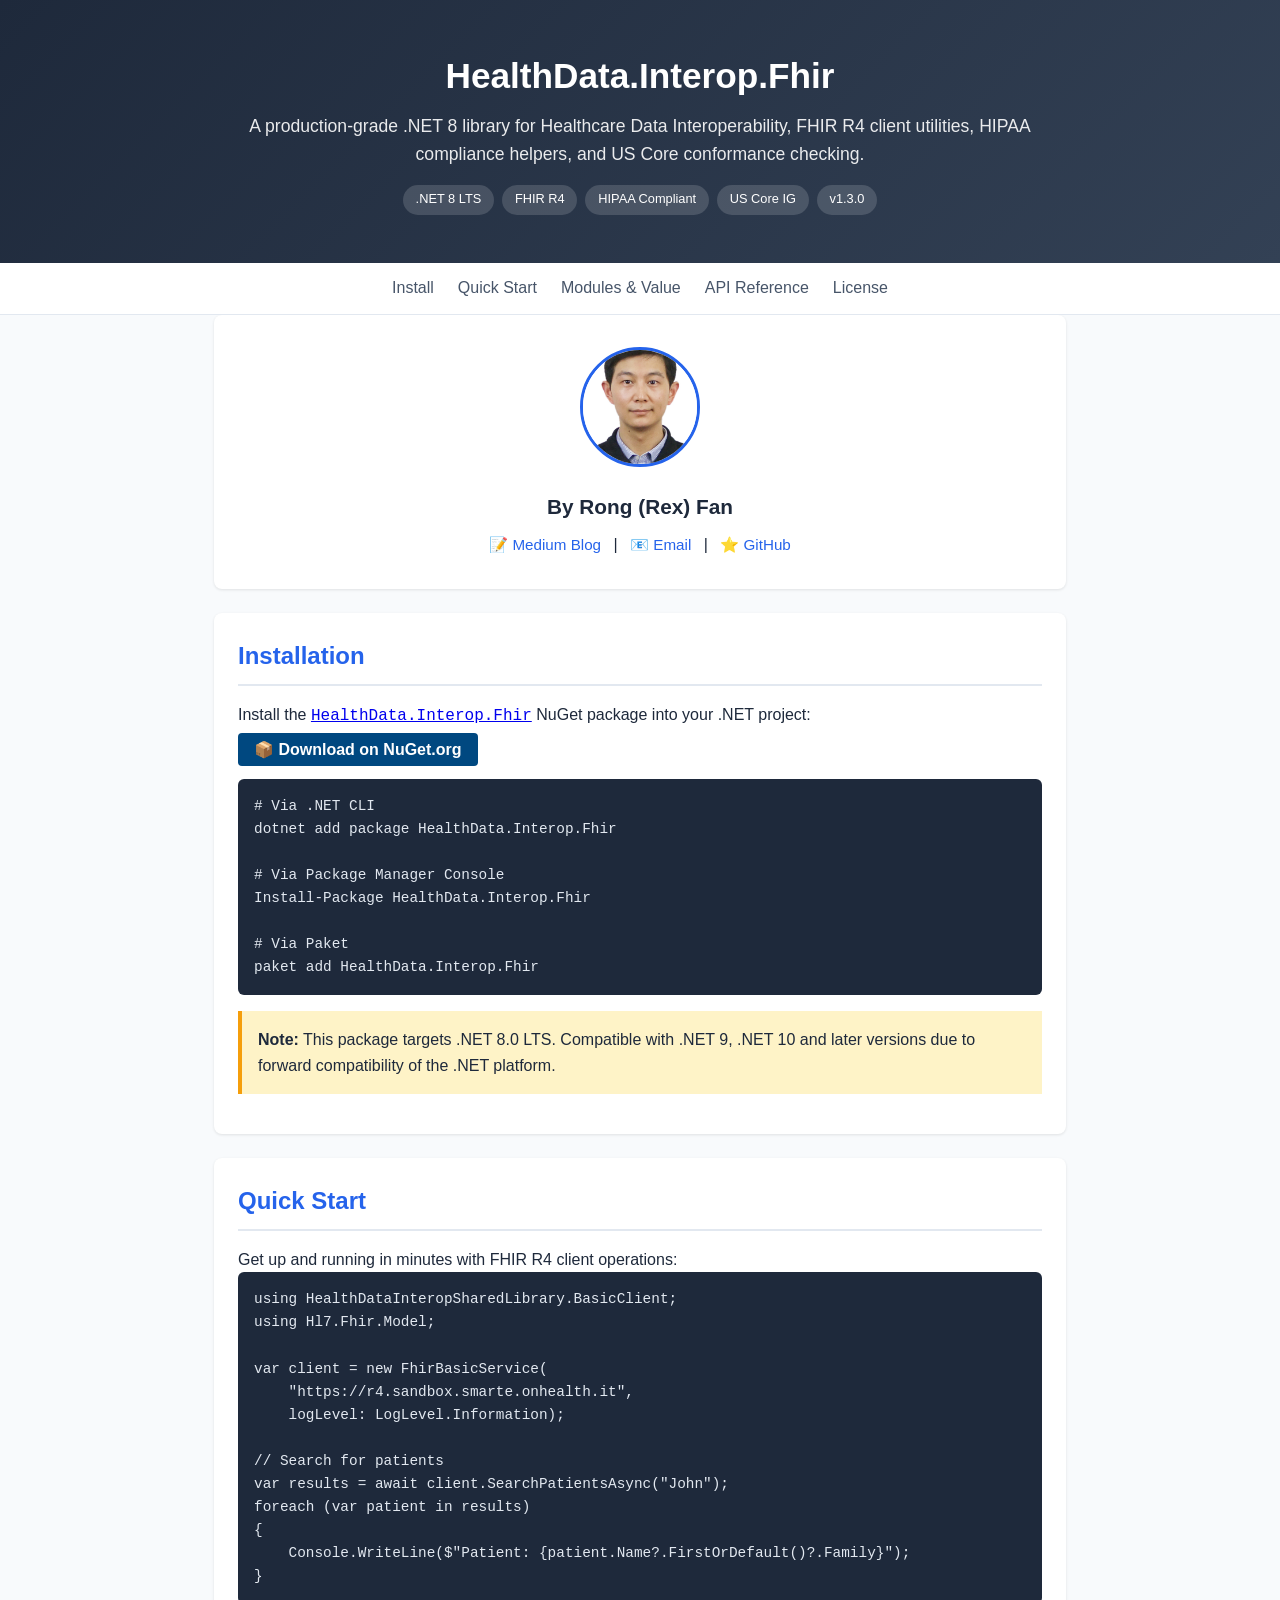
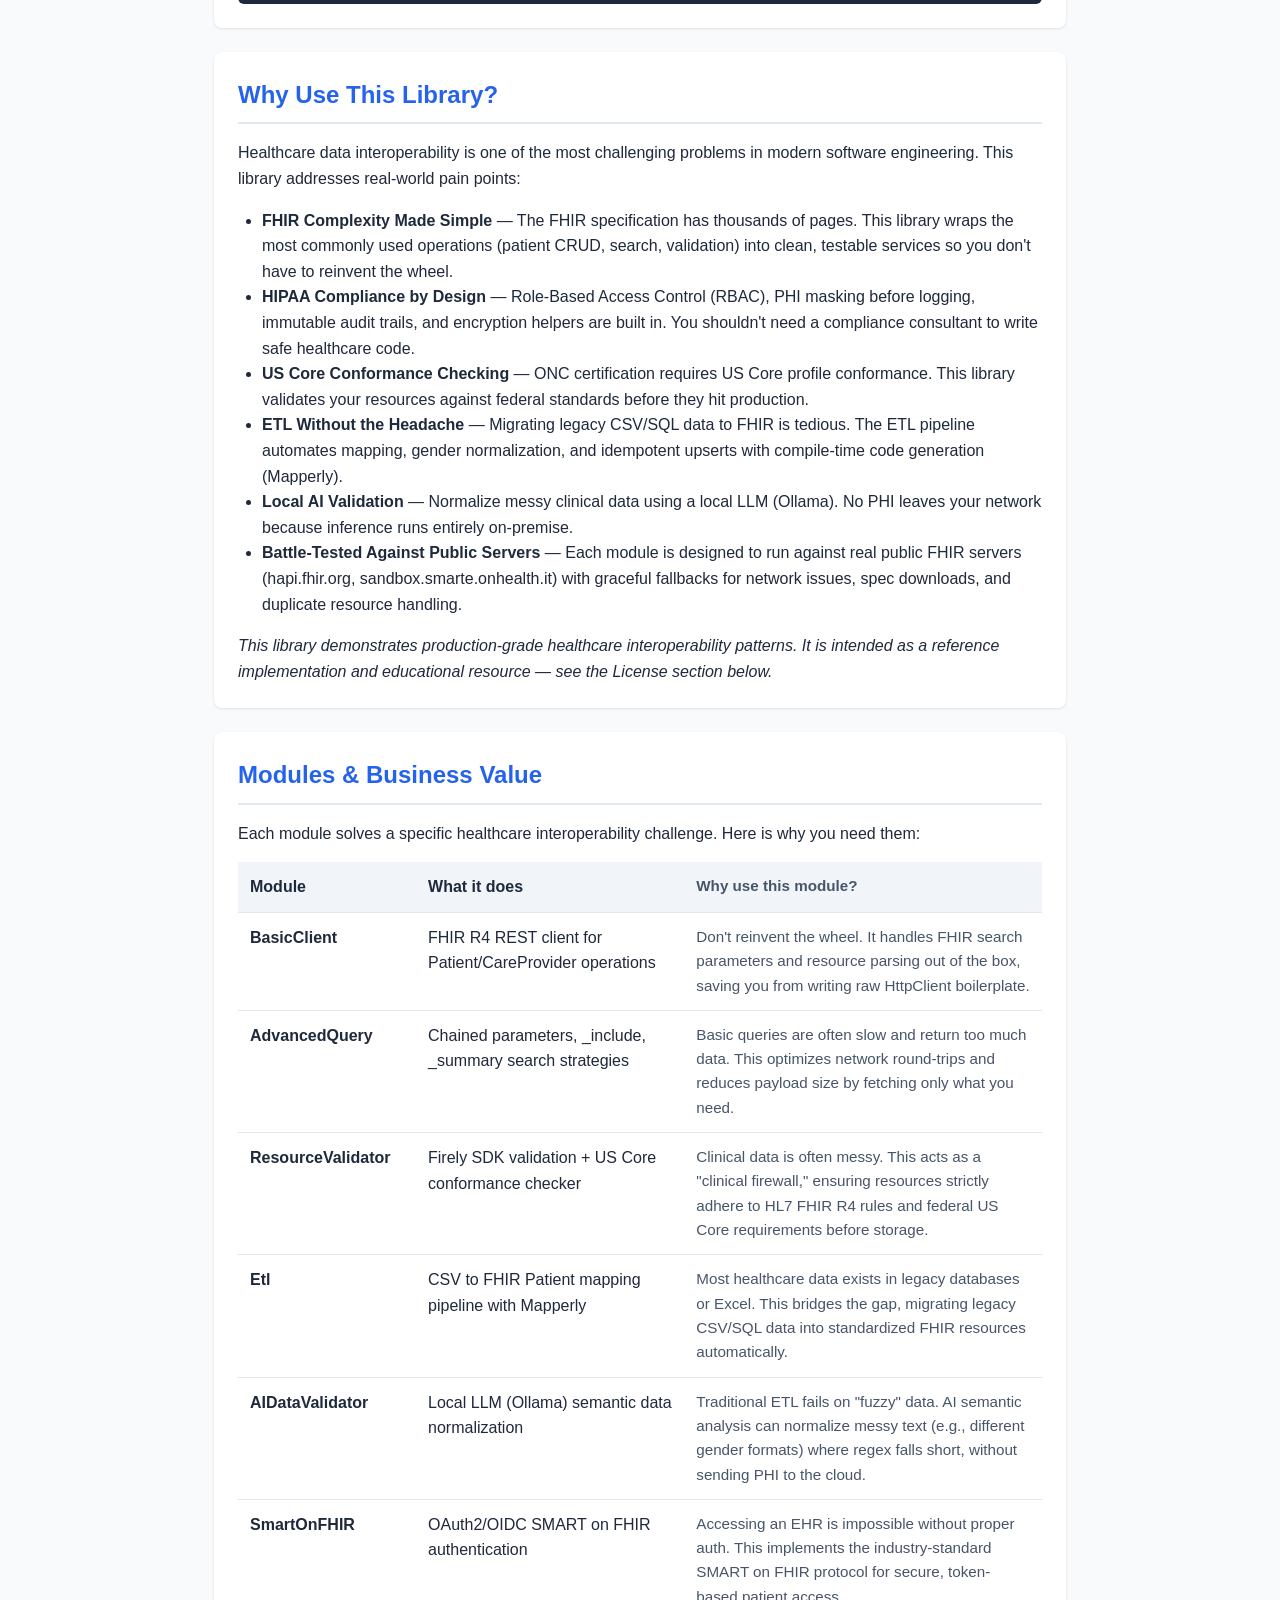
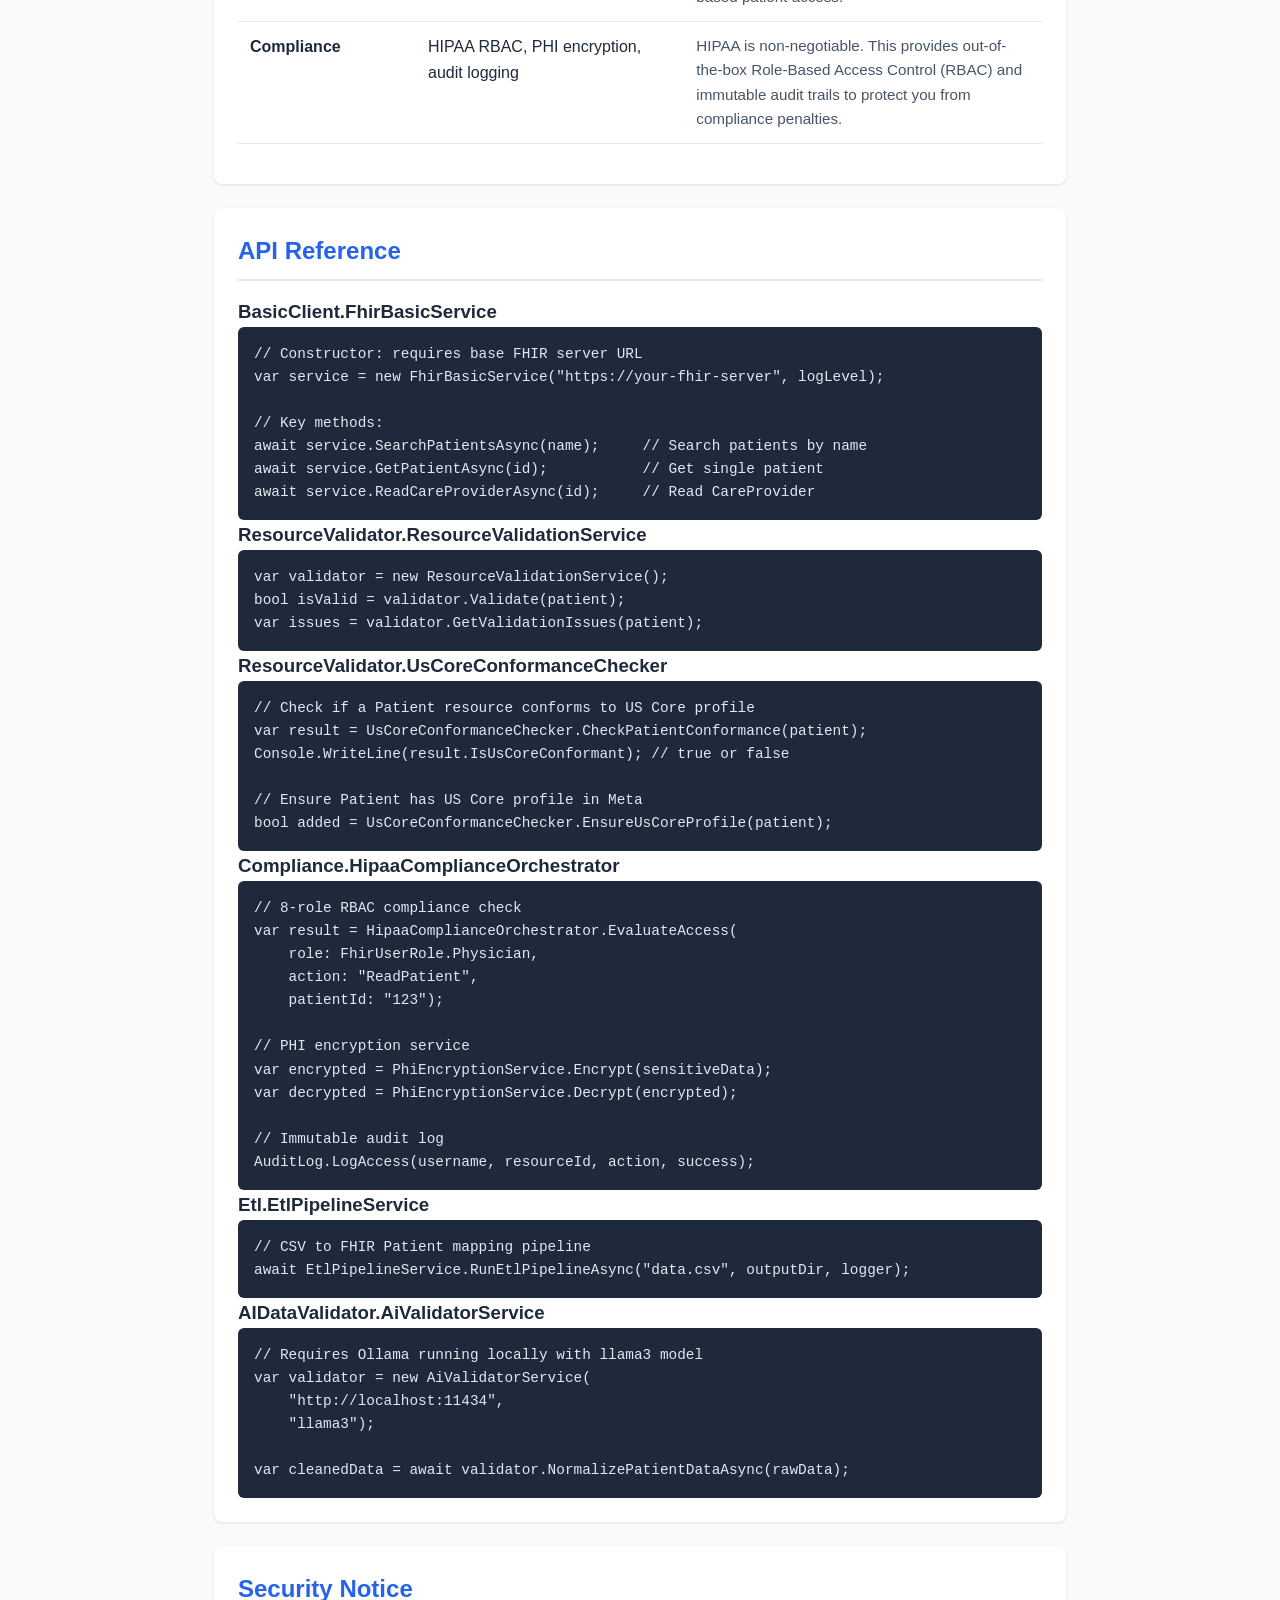
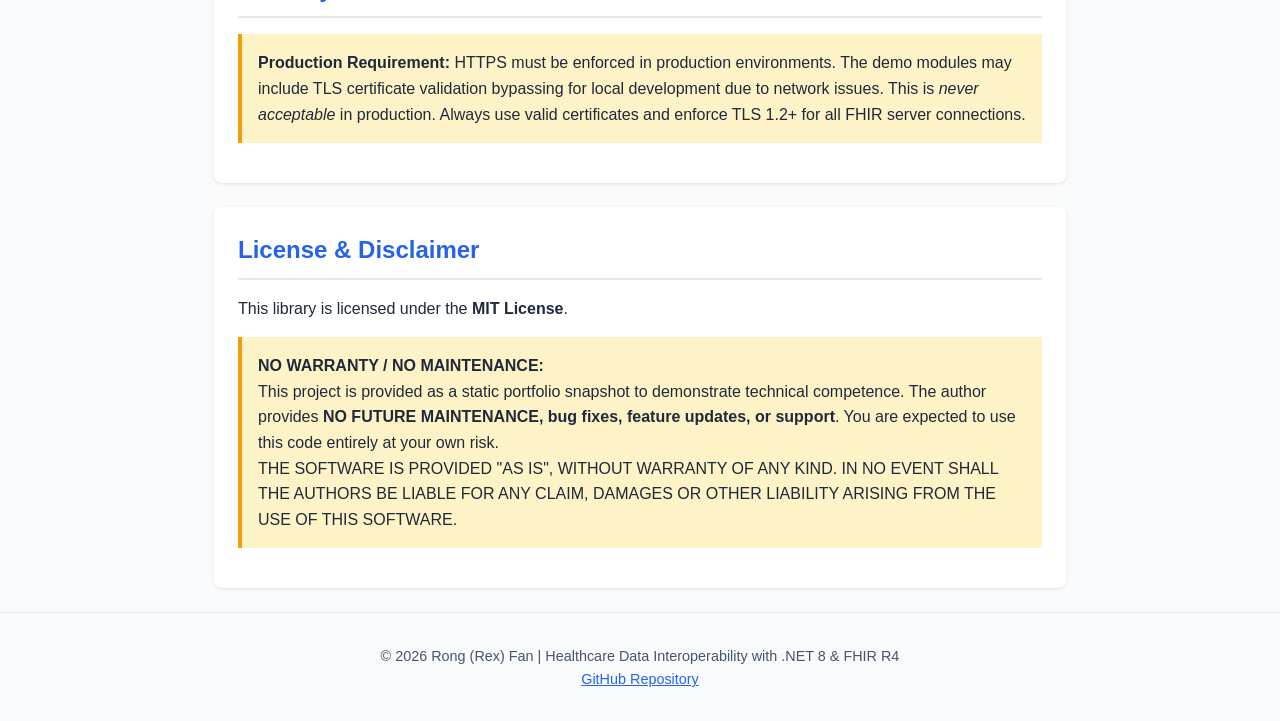
<file: docs/index.html>
<!DOCTYPE html>
<html lang="en">
<head>
    <meta charset="UTF-8">
    <meta name="viewport" content="width=device-width, initial-scale=1.0">
    <title>HealthData.Interop.Fhir - Healthcare Interoperability Library by Rong(Rex) Fan</title>
    <style>
        :root { --primary: #2563eb; --secondary: #475569; --success: #16a34a; --bg: #f8fafc; }
        * { margin: 0; padding: 0; box-sizing: border-box; }
        body { font-family: -apple-system, BlinkMacSystemFont, "Segoe UI", Roboto, sans-serif; line-height: 1.6; color: #1e293b; background: var(--bg); }
        .container { max-width: 900px; margin: 0 auto; padding: 0 1.5rem; }
        header { background: linear-gradient(135deg, #1e293b, #334155); color: white; padding: 3rem 0; text-align: center; }
        header h1 { font-size: 2.2rem; margin-bottom: 0.5rem; }
        header p { font-size: 1.1rem; opacity: 0.9; }
        .badges { display: flex; gap: 0.5rem; justify-content: center; flex-wrap: wrap; margin-top: 1rem; }
        .badge { background: rgba(255,255,255,0.15); padding: 0.3rem 0.8rem; border-radius: 999px; font-size: 0.8rem; }
        nav { background: white; border-bottom: 1px solid #e2e8f0; padding: 0.8rem 0; position: sticky; top: 0; z-index: 10; }
        nav .container { display: flex; gap: 1.5rem; justify-content: center; flex-wrap: wrap; }
        nav a { text-decoration: none; color: var(--secondary); font-weight: 500; }
        nav a:hover { color: var(--primary); }
        main { padding: 2rem 0 4rem; }
        section { background: white; margin-bottom: 1.5rem; padding: 1.5rem; border-radius: 8px; box-shadow: 0 1px 3px rgba(0,0,0,0.1); }
        section h2 { color: var(--primary); margin-bottom: 1rem; border-bottom: 2px solid #e2e8f0; padding-bottom: 0.5rem; }
        pre { background: #1e293b; color: #e2e8f0; padding: 1rem; border-radius: 6px; overflow-x: auto; font-size: 0.9rem; }
        code { font-family: "Cascadia Code", "Fira Code", monospace; }
        .inline-code { background: #e2e8f0; padding: 0.15rem 0.4rem; border-radius: 3px; color: #1e293b; font-size: 0.9em; }
        table { width: 100%; border-collapse: collapse; margin: 1rem 0; min-width: 600px; }
        th, td { text-align: left; padding: 0.75rem; border-bottom: 1px solid #e2e8f0; vertical-align: top; }
        th { background: #f1f5f9; font-weight: 600; }
        .why-col { width: 40%; color: var(--secondary); font-size: 0.95rem; }
        footer { text-align: center; padding: 2rem 0; color: var(--secondary); font-size: 0.9rem; border-top: 1px solid #e2e8f0; }
        .warning { background: #fef3c7; border-left: 4px solid #f59e0b; padding: 1rem; margin: 1rem 0; }
        /* Author section */
        .author-section { text-align: center; padding: 2rem; }
        .author-photo { width: 120px; height: 120px; border-radius: 50%; object-fit: cover; border: 3px solid var(--primary); margin-bottom: 1rem; }
        .author-name { font-size: 1.3rem; font-weight: 700; color: #1e293b; margin-bottom: 0.5rem; }
        .author-links a { color: var(--primary); text-decoration: none; margin: 0 0.5rem; font-size: 0.95rem; }
        .author-links a:hover { text-decoration: underline; }
    </style>
</head>
<body>
<header>
    <div class="container">
        <h1>HealthData.Interop.Fhir</h1>
        <p>A production-grade .NET 8 library for Healthcare Data Interoperability, FHIR R4 client utilities, HIPAA compliance helpers, and US Core conformance checking.</p>
        <div class="badges">
            <span class="badge">.NET 8 LTS</span>
            <span class="badge">FHIR R4</span>
            <span class="badge">HIPAA Compliant</span>
            <span class="badge">US Core IG</span>
            <span class="badge">v1.3.0</span>
            </div>
    </div>
</header>

<nav>
    <div class="container">
        <a href="#install">Install</a>
        <a href="#quick-start">Quick Start</a>
        <a href="#modules">Modules & Value</a>
        <a href="#api">API Reference</a>
        <a href="#license">License</a>
    </div>
</nav>

<main class="container">

<!-- Author Section -->
<section class="author-section">
    <img src="images/author.png" alt="Rong(Rex) Fan" class="author-photo">
    <p class="author-name">By Rong (Rex) Fan</p>
    <div class="author-links">
        <a href="https://medium.com/@rex.fan18" target="_blank">📝 Medium Blog</a> |
        <a href="mailto:rex.fan18@gmail.com">📧 Email</a> |
        <a href="https://github.com/memoryfraction" target="_blank">⭐ GitHub</a>
    </div>
</section>

<section id="install">
    <h2>Installation</h2>
    <p>Install the <a href="https://www.nuget.org/packages/HealthData.Interop.Fhir" target="_blank"><code>HealthData.Interop.Fhir</code></a> NuGet package into your .NET project:</p>
    <div style="margin-bottom: 1rem; margin-top: 0.5rem;">
        <a href="https://www.nuget.org/packages/HealthData.Interop.Fhir" target="_blank" style="background: #004880; color: white; padding: 8px 16px; text-decoration: none; border-radius: 4px; font-weight: bold;">
            📦 Download on NuGet.org
        </a>
    </div>
    <pre><code># Via .NET CLI
dotnet add package HealthData.Interop.Fhir

# Via Package Manager Console
Install-Package HealthData.Interop.Fhir

# Via Paket
paket add HealthData.Interop.Fhir</code></pre>
    <div class="warning">
        <strong>Note:</strong> This package targets .NET 8.0 LTS. Compatible with .NET 9, .NET 10 and later versions due to forward compatibility of the .NET platform.
    </div>
</section>

<section id="quick-start">
    <h2>Quick Start</h2>
    <p>Get up and running in minutes with FHIR R4 client operations:</p>
    <pre><code>using HealthDataInteropSharedLibrary.BasicClient;
using Hl7.Fhir.Model;

var client = new FhirBasicService(
    "https://r4.sandbox.smarte.onhealth.it",
    logLevel: LogLevel.Information);

// Search for patients
var results = await client.SearchPatientsAsync("John");
foreach (var patient in results)
{
    Console.WriteLine($"Patient: {patient.Name?.FirstOrDefault()?.Family}");
}</code></pre>
</section>


<section id="why">
    <h2>Why Use This Library?</h2>
    <p>Healthcare data interoperability is one of the most challenging problems in modern software engineering. This library addresses real-world pain points:</p>
    <ul style="margin: 1rem 0; padding-left: 1.5rem;">
        <li><strong>FHIR Complexity Made Simple</strong> — The FHIR specification has thousands of pages. This library wraps the most commonly used operations (patient CRUD, search, validation) into clean, testable services so you don't have to reinvent the wheel.</li>
        <li><strong>HIPAA Compliance by Design</strong> — Role-Based Access Control (RBAC), PHI masking before logging, immutable audit trails, and encryption helpers are built in. You shouldn't need a compliance consultant to write safe healthcare code.</li>
        <li><strong>US Core Conformance Checking</strong> — ONC certification requires US Core profile conformance. This library validates your resources against federal standards before they hit production.</li>
        <li><strong>ETL Without the Headache</strong> — Migrating legacy CSV/SQL data to FHIR is tedious. The ETL pipeline automates mapping, gender normalization, and idempotent upserts with compile-time code generation (Mapperly).</li>
        <li><strong>Local AI Validation</strong> — Normalize messy clinical data using a local LLM (Ollama). No PHI leaves your network because inference runs entirely on-premise.</li>
        <li><strong>Battle-Tested Against Public Servers</strong> — Each module is designed to run against real public FHIR servers (hapi.fhir.org, sandbox.smarte.onhealth.it) with graceful fallbacks for network issues, spec downloads, and duplicate resource handling.</li>
    </ul>
    <p><em>This library demonstrates production-grade healthcare interoperability patterns. It is intended as a reference implementation and educational resource — see the License section below.</em></p>
</section>

<section id="modules">
    <h2>Modules & Business Value</h2>
    <p>Each module solves a specific healthcare interoperability challenge. Here is why you need them:</p>
    <table>
        <thead>
            <tr><th style="width: 15%;">Module</th><th style="width: 30%;">What it does</th><th class="why-col" style="width: 40%;">Why use this module?</th></tr>
        </thead>
        <tbody>
            <tr>
                <td><strong>BasicClient</strong></td>
                <td>FHIR R4 REST client for Patient/CareProvider operations</td>
                <td class="why-col">Don't reinvent the wheel. It handles FHIR search parameters and resource parsing out of the box, saving you from writing raw HttpClient boilerplate.</td>
            </tr>
            <tr>
                <td><strong>AdvancedQuery</strong></td>
                <td>Chained parameters, _include, _summary search strategies</td>
                <td class="why-col">Basic queries are often slow and return too much data. This optimizes network round-trips and reduces payload size by fetching only what you need.</td>
            </tr>
            <tr>
                <td><strong>ResourceValidator</strong></td>
                <td>Firely SDK validation + US Core conformance checker</td>
                <td class="why-col">Clinical data is often messy. This acts as a "clinical firewall," ensuring resources strictly adhere to HL7 FHIR R4 rules and federal US Core requirements before storage.</td>
            </tr>
            <tr>
                <td><strong>Etl</strong></td>
                <td>CSV to FHIR Patient mapping pipeline with Mapperly</td>
                <td class="why-col">Most healthcare data exists in legacy databases or Excel. This bridges the gap, migrating legacy CSV/SQL data into standardized FHIR resources automatically.</td>
            </tr>
            <tr>
                <td><strong>AIDataValidator</strong></td>
                <td>Local LLM (Ollama) semantic data normalization</td>
                <td class="why-col">Traditional ETL fails on "fuzzy" data. AI semantic analysis can normalize messy text (e.g., different gender formats) where regex falls short, without sending PHI to the cloud.</td>
            </tr>
            <tr>
                <td><strong>SmartOnFHIR</strong></td>
                <td>OAuth2/OIDC SMART on FHIR authentication</td>
                <td class="why-col">Accessing an EHR is impossible without proper auth. This implements the industry-standard SMART on FHIR protocol for secure, token-based patient access.</td>
            </tr>
            <tr>
                <td><strong>Compliance</strong></td>
                <td>HIPAA RBAC, PHI encryption, audit logging</td>
                <td class="why-col">HIPAA is non-negotiable. This provides out-of-the-box Role-Based Access Control (RBAC) and immutable audit trails to protect you from compliance penalties.</td>
            </tr>
        </tbody>
    </table>
</section>

<section id="api">
    <h2>API Reference</h2>
    
    <h3>BasicClient.FhirBasicService</h3>
    <pre><code>// Constructor: requires base FHIR server URL
var service = new FhirBasicService("https://your-fhir-server", logLevel);

// Key methods:
await service.SearchPatientsAsync(name);     // Search patients by name
await service.GetPatientAsync(id);           // Get single patient
await service.ReadCareProviderAsync(id);     // Read CareProvider</code></pre>

    <h3>ResourceValidator.ResourceValidationService</h3>
    <pre><code>var validator = new ResourceValidationService();
bool isValid = validator.Validate(patient);
var issues = validator.GetValidationIssues(patient);</code></pre>

    <h3>ResourceValidator.UsCoreConformanceChecker</h3>
    <pre><code>// Check if a Patient resource conforms to US Core profile
var result = UsCoreConformanceChecker.CheckPatientConformance(patient);
Console.WriteLine(result.IsUsCoreConformant); // true or false

// Ensure Patient has US Core profile in Meta
bool added = UsCoreConformanceChecker.EnsureUsCoreProfile(patient);</code></pre>

    <h3>Compliance.HipaaComplianceOrchestrator</h3>
    <pre><code>// 8-role RBAC compliance check
var result = HipaaComplianceOrchestrator.EvaluateAccess(
    role: FhirUserRole.Physician,
    action: "ReadPatient",
    patientId: "123");

// PHI encryption service
var encrypted = PhiEncryptionService.Encrypt(sensitiveData);
var decrypted = PhiEncryptionService.Decrypt(encrypted);

// Immutable audit log
AuditLog.LogAccess(username, resourceId, action, success);</code></pre>

    <h3>Etl.EtlPipelineService</h3>
    <pre><code>// CSV to FHIR Patient mapping pipeline
await EtlPipelineService.RunEtlPipelineAsync("data.csv", outputDir, logger);</code></pre>

    <h3>AIDataValidator.AiValidatorService</h3>
    <pre><code>// Requires Ollama running locally with llama3 model
var validator = new AiValidatorService(
    "http://localhost:11434",
    "llama3");

var cleanedData = await validator.NormalizePatientDataAsync(rawData);</code></pre>
</section>

<section id="security">
    <h2>Security Notice</h2>
    <div class="warning">
        <strong>Production Requirement:</strong> HTTPS must be enforced in production environments. The demo modules may include TLS certificate validation bypassing for local development due to network issues. This is <em>never acceptable</em> in production. Always use valid certificates and enforce TLS 1.2+ for all FHIR server connections.
    </div>
</section>

<section id="license">
    <h2>License &amp; Disclaimer</h2>
    <p>This library is licensed under the <strong>MIT License</strong>.</p>
    <div class="warning">
        <p><strong>NO WARRANTY / NO MAINTENANCE:</strong></p>
        <p>This project is provided as a static portfolio snapshot to demonstrate technical competence. The author provides <strong>NO FUTURE MAINTENANCE, bug fixes, feature updates, or support</strong>. You are expected to use this code entirely at your own risk.</p>
        <p>THE SOFTWARE IS PROVIDED "AS IS", WITHOUT WARRANTY OF ANY KIND. IN NO EVENT SHALL THE AUTHORS BE LIABLE FOR ANY CLAIM, DAMAGES OR OTHER LIABILITY ARISING FROM THE USE OF THIS SOFTWARE.</p>
    </div>
</section>

</main>

<footer>
    <div class="container">
        <p>&copy; 2026 Rong (Rex) Fan | Healthcare Data Interoperability with .NET 8 &amp; FHIR R4</p>
        <p>
            <a href="https://github.com/memoryfraction/HealthData-Interoperability-Csharp" style="color: var(--primary);">GitHub Repository</a>
        </p>
    </div>
</footer>

</body>
</html>
</file>
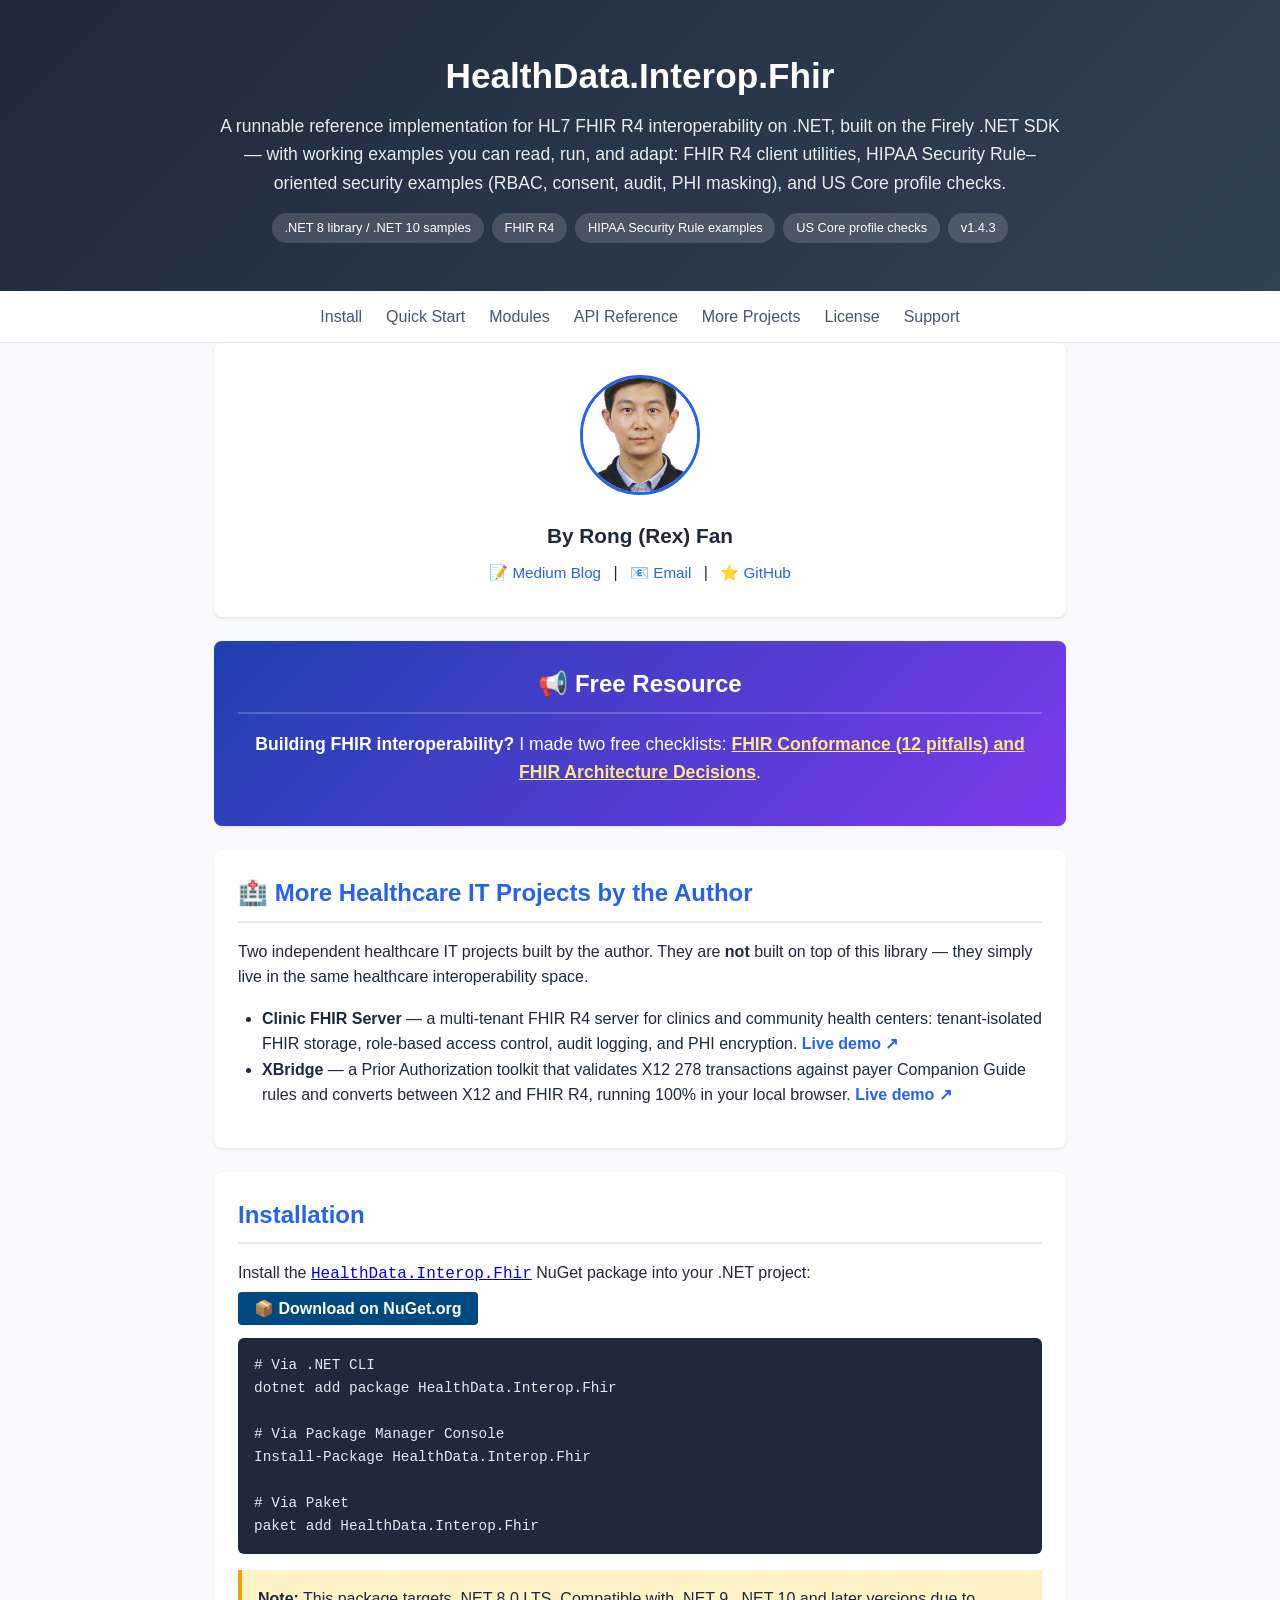
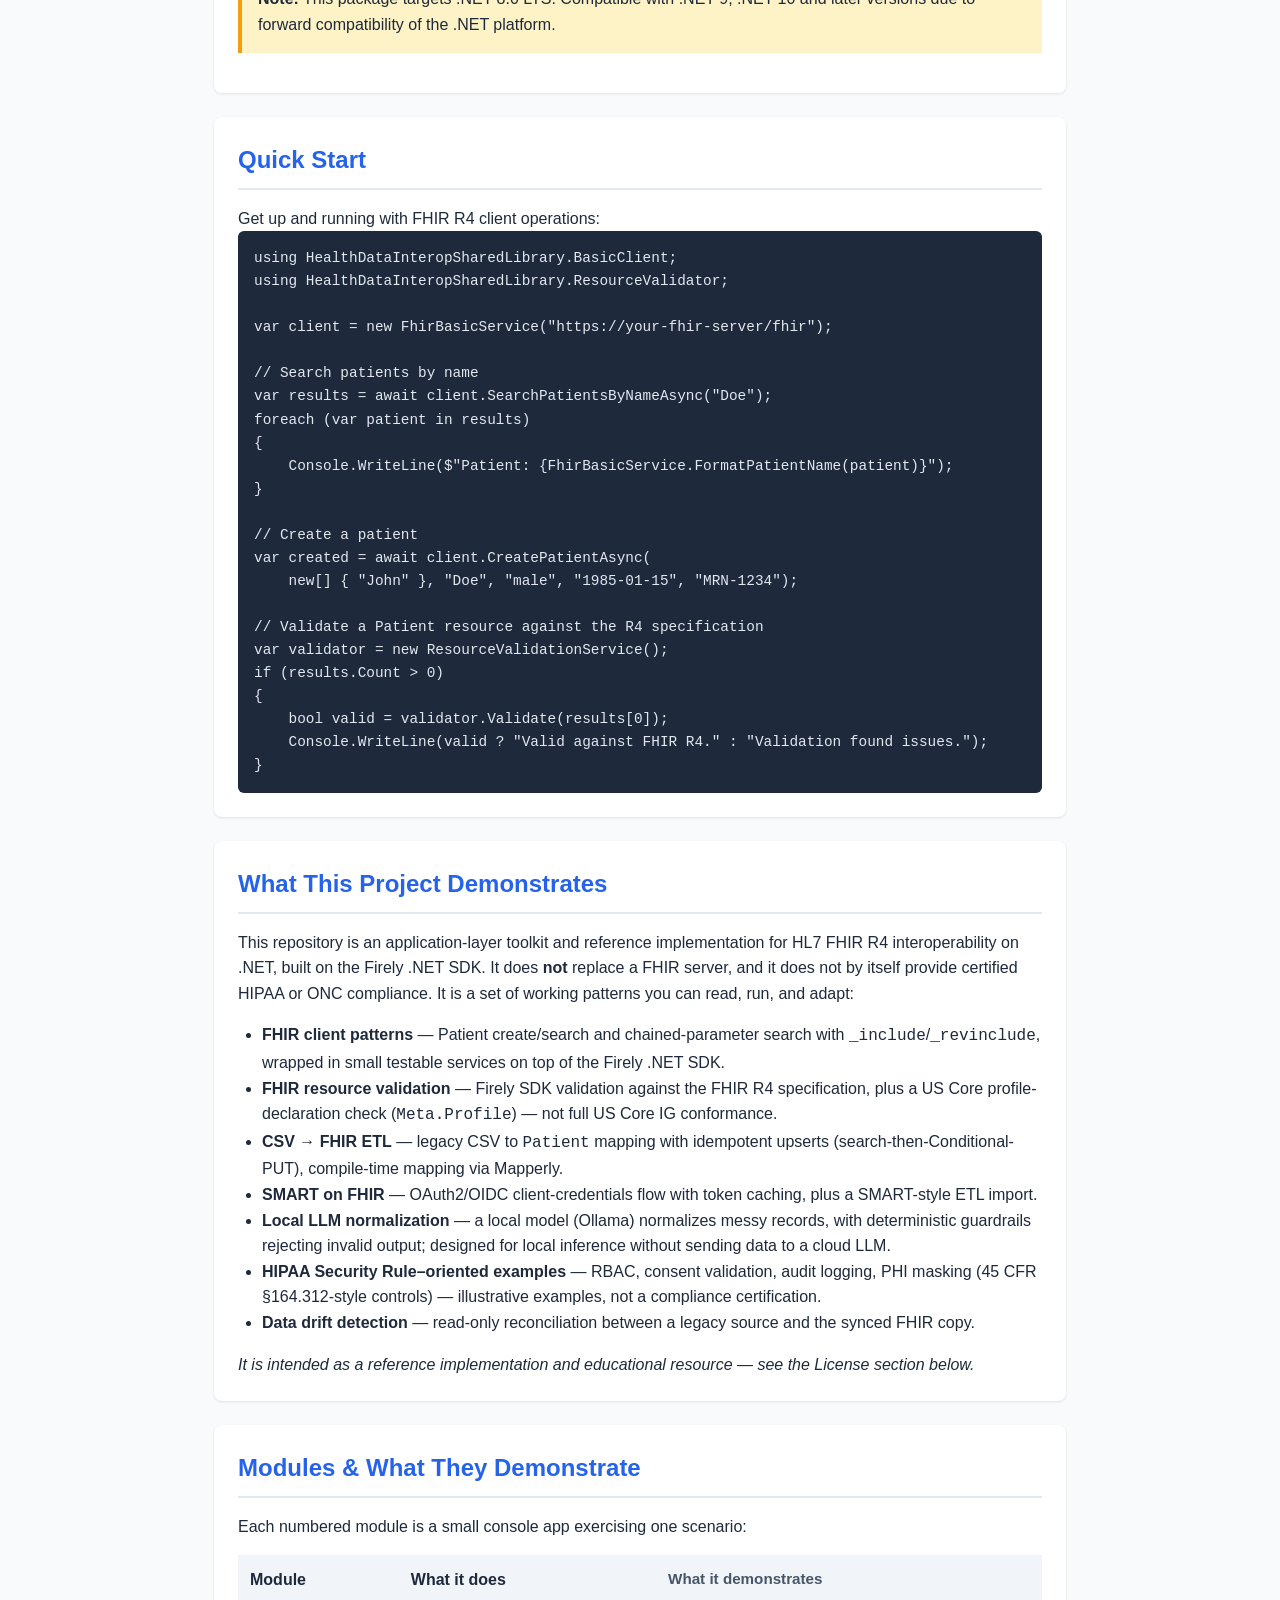
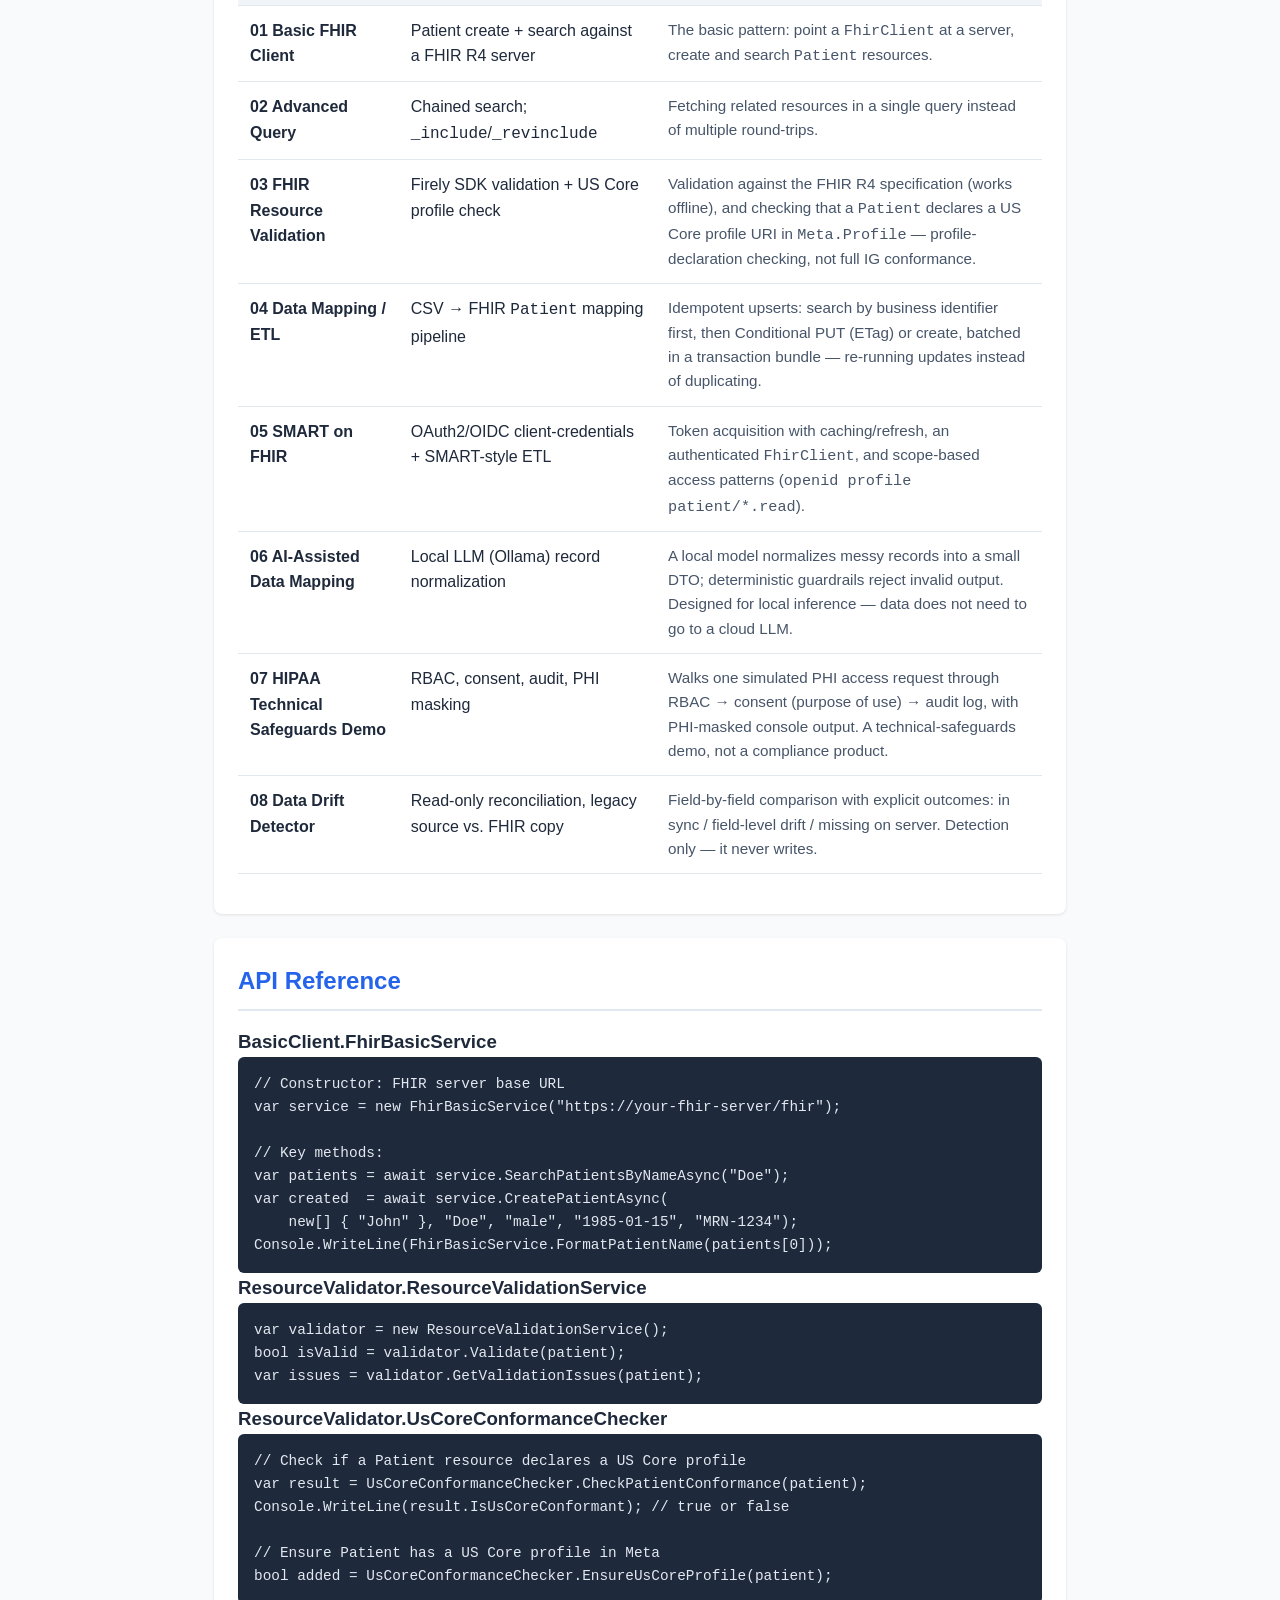
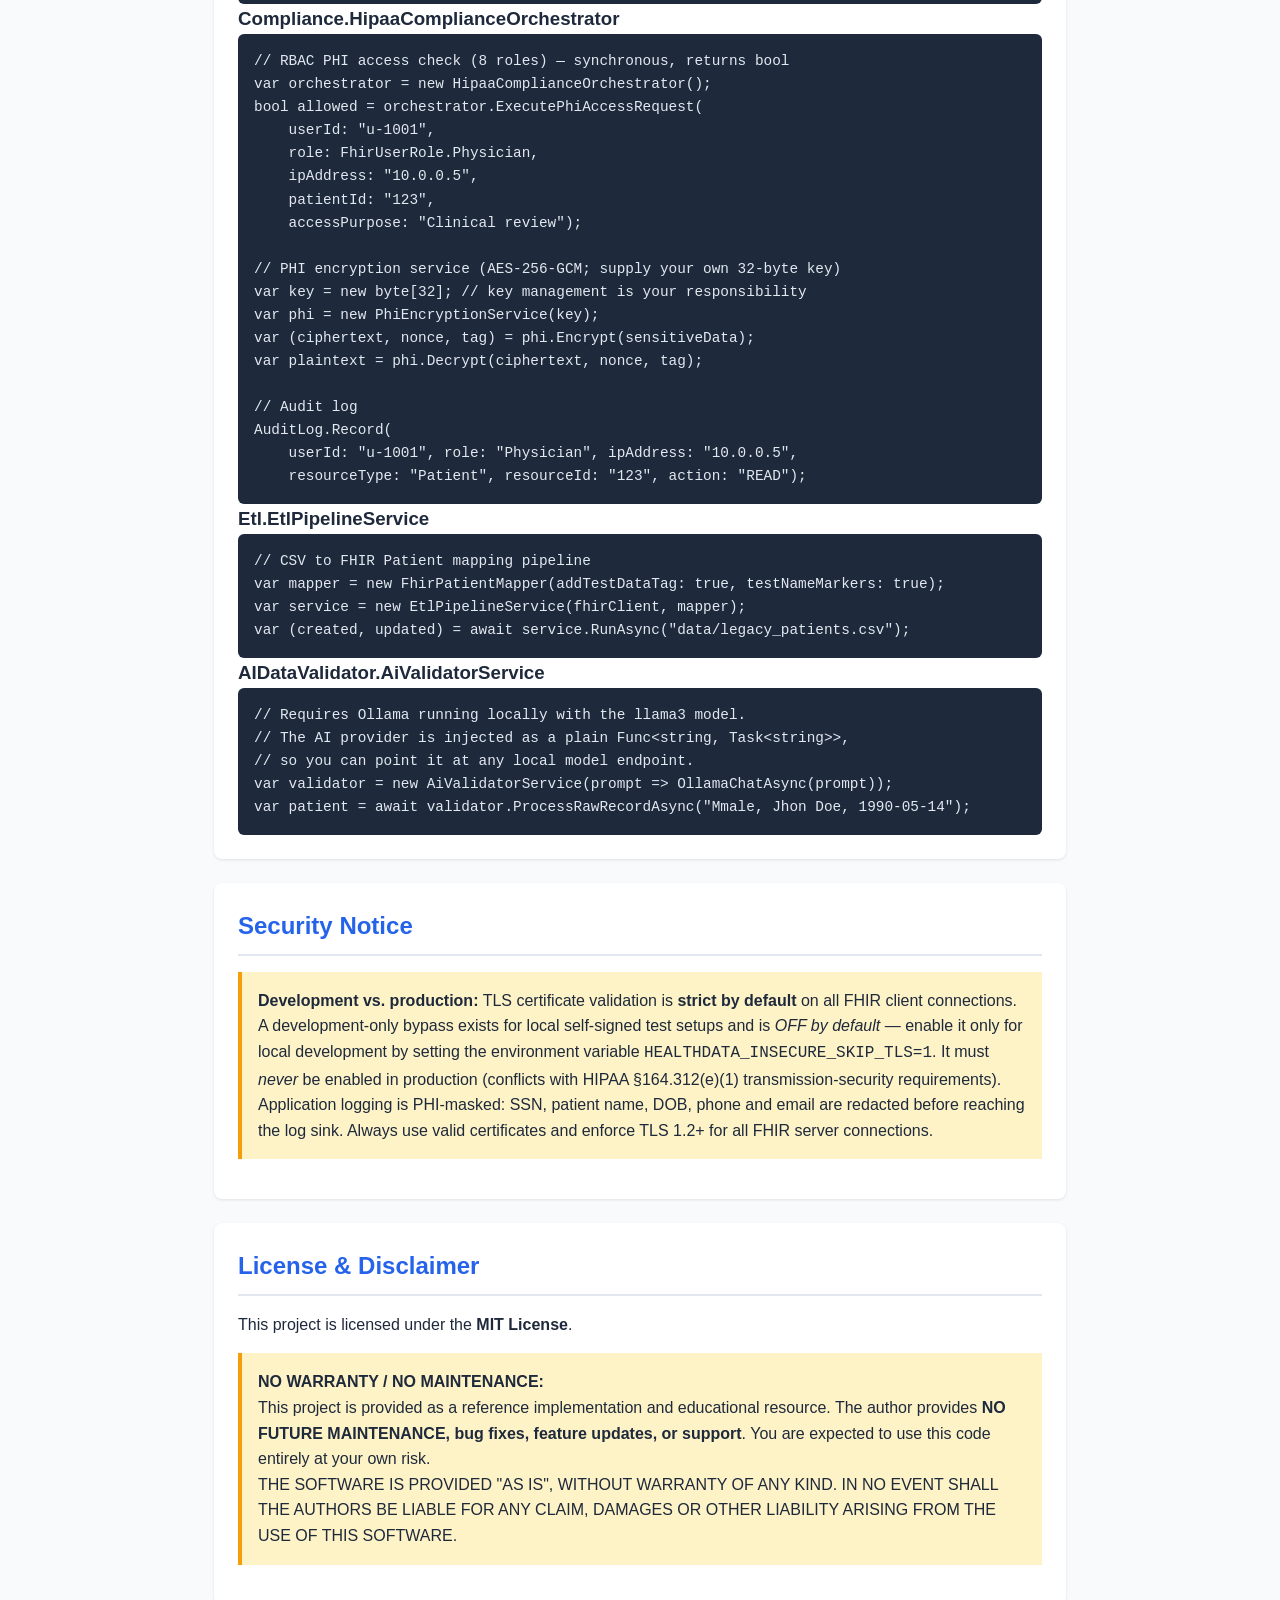
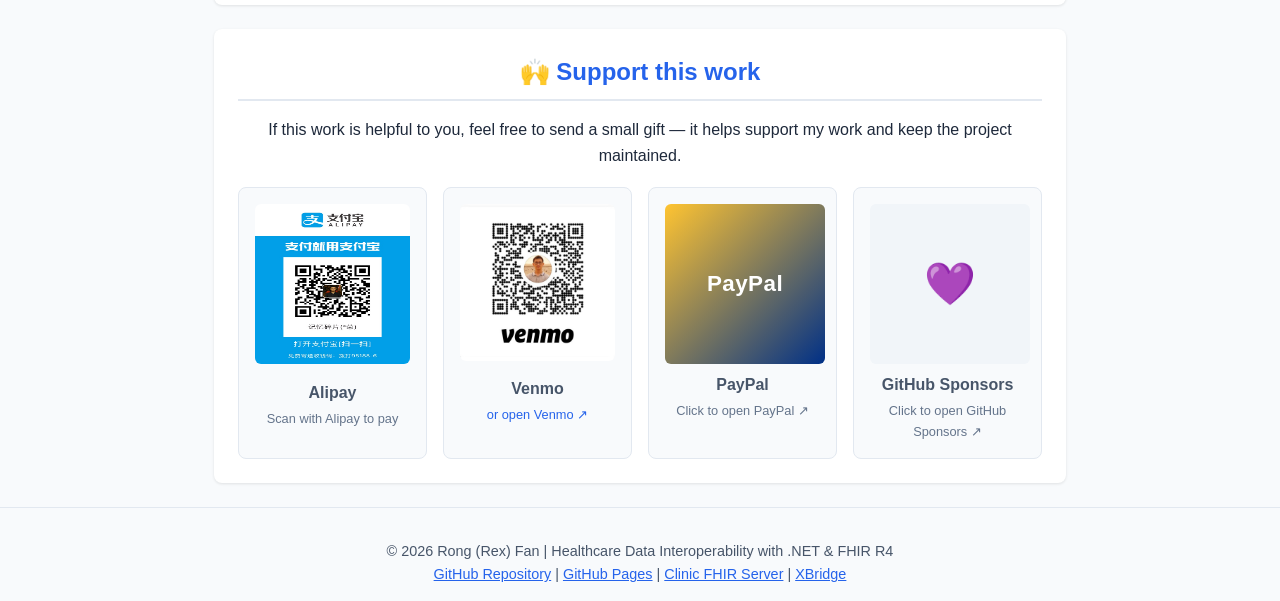
<file: pages/index.html>
<!DOCTYPE html>
<html lang="en">
<head>
    <meta charset="UTF-8">
    <meta name="viewport" content="width=device-width, initial-scale=1.0">
    <title>HealthData.Interop.Fhir - HealthData Interoperability for .NET</title>
    <style>
        :root { --primary: #2563eb; --secondary: #475569; --success: #16a34a; --bg: #f8fafc; }
        * { margin: 0; padding: 0; box-sizing: border-box; }
        body { font-family: -apple-system, BlinkMacSystemFont, "Segoe UI", Roboto, sans-serif; line-height: 1.6; color: #1e293b; background: var(--bg); }
        .container { max-width: 900px; margin: 0 auto; padding: 0 1.5rem; }
        header { background: linear-gradient(135deg, #1e293b, #334155); color: white; padding: 3rem 0; text-align: center; }
        header h1 { font-size: 2.2rem; margin-bottom: 0.5rem; }
        header p { font-size: 1.1rem; opacity: 0.9; }
        .badges { display: flex; gap: 0.5rem; justify-content: center; flex-wrap: wrap; margin-top: 1rem; }
        .badge { background: rgba(255,255,255,0.15); padding: 0.3rem 0.8rem; border-radius: 999px; font-size: 0.8rem; }
        a.badge { color: inherit; text-decoration: none; cursor: pointer; }
        a.badge:hover { background: rgba(255,255,255,0.28); }
        nav { background: white; border-bottom: 1px solid #e2e8f0; padding: 0.8rem 0; position: sticky; top: 0; z-index: 10; }
        nav .container { display: flex; gap: 1.5rem; justify-content: center; flex-wrap: wrap; }
        nav a { text-decoration: none; color: var(--secondary); font-weight: 500; }
        nav a:hover { color: var(--primary); }
        main { padding: 2rem 0 4rem; }
        section { background: white; margin-bottom: 1.5rem; padding: 1.5rem; border-radius: 8px; box-shadow: 0 1px 3px rgba(0,0,0,0.1); }
        section h2 { color: var(--primary); margin-bottom: 1rem; border-bottom: 2px solid #e2e8f0; padding-bottom: 0.5rem; }
        pre { background: #1e293b; color: #e2e8f0; padding: 1rem; border-radius: 6px; overflow-x: auto; font-size: 0.9rem; }
        code { font-family: "Cascadia Code", "Fira Code", monospace; }
        .inline-code { background: #e2e8f0; padding: 0.15rem 0.4rem; border-radius: 3px; color: #1e293b; font-size: 0.9em; }
        table { width: 100%; border-collapse: collapse; margin: 1rem 0; min-width: 600px; }
        th, td { text-align: left; padding: 0.75rem; border-bottom: 1px solid #e2e8f0; vertical-align: top; }
        th { background: #f1f5f9; font-weight: 600; }
        .why-col { width: 40%; color: var(--secondary); font-size: 0.95rem; }
        footer { text-align: center; padding: 2rem 0; color: var(--secondary); font-size: 0.9rem; border-top: 1px solid #e2e8f0; }
        .warning { background: #fef3c7; border-left: 4px solid #f59e0b; padding: 1rem; margin: 1rem 0; }
        /* Author section */
        .author-section { text-align: center; padding: 2rem; }
        .author-photo { width: 120px; height: 120px; border-radius: 50%; object-fit: cover; border: 3px solid var(--primary); margin-bottom: 1rem; }
        .author-name { font-size: 1.3rem; font-weight: 700; color: #1e293b; margin-bottom: 0.5rem; }
        .author-links a { color: var(--primary); text-decoration: none; margin: 0 0.5rem; font-size: 0.95rem; }
        .author-links a:hover { text-decoration: underline; }
        /* donation cards */
        .donate-grid { display: grid; grid-template-columns: repeat(auto-fit, minmax(180px, 1fr)); gap: 1rem; margin-top: 1.2rem; text-align: center; }
        .donate-card { display: block; background: #f8fafc; border: 1px solid #e2e8f0; border-radius: 8px; padding: 1rem; text-decoration: none; color: inherit; transition: transform .15s ease, box-shadow .15s ease; }
        .donate-card:hover { transform: translateY(-2px); box-shadow: 0 6px 16px rgba(0,0,0,.08); border-color: var(--primary); }
        .donate-card img { max-width: 160px; max-height: 160px; width: 100%; border-radius: 6px; background: white; }
        .donate-card .donate-name { display: block; margin-top: .5rem; font-weight: 600; color: var(--secondary); }
        .donate-card .donate-hint { display: block; font-size: .8rem; color: #64748b; margin-top: .2rem; }
    </style>
</head>
<body>
<header>
    <div class="container">
        <h1>HealthData.Interop.Fhir</h1>
        <p>A runnable reference implementation for HL7 FHIR R4 interoperability on .NET, built on the Firely .NET SDK — with working examples you can read, run, and adapt: FHIR R4 client utilities, HIPAA Security Rule–oriented security examples (RBAC, consent, audit, PHI masking), and US Core profile checks.</p>
        <div class="badges">
            <span class="badge">.NET 8 library / .NET 10 samples</span>
            <span class="badge">FHIR R4</span>
            <span class="badge">HIPAA Security Rule examples</span>
            <span class="badge">US Core profile checks</span>
            <a class="badge" href="https://www.nuget.org/packages/HealthData.Interop.Fhir/1.4.3" target="_blank" rel="noopener">v1.4.3</a>
            </div>
    </div>
</header>

<nav>
    <div class="container">
        <a href="#install">Install</a>
        <a href="#quick-start">Quick Start</a>
        <a href="#modules">Modules</a>
        <a href="#api">API Reference</a>
        <a href="#sample">More Projects</a>
        <a href="#license">License</a>
        <a href="#support">Support</a>
    </div>
</nav>

<main class="container">

<!-- Author Section -->
<section class="author-section">
    <img src="images/author.png" alt="Rong(Rex) Fan" class="author-photo">
    <p class="author-name">By Rong (Rex) Fan</p>
    <div class="author-links">
        <a href="https://medium.com/@rex.fan18" target="_blank">📝 Medium Blog</a> |
        <a href="mailto:rex.fan18@gmail.com">📧 Email</a> |
        <a href="https://github.com/memoryfraction/HealthData-Interoperability-Csharp" target="_blank">⭐ GitHub</a>
    </div>
</section>

<!-- Newsletter Callout -->
<section id="newsletter" style="background: linear-gradient(135deg, #1e40af, #7c3aed); color: white; text-align: center;">
    <h2 style="color: white; border-bottom-color: rgba(255,255,255,0.2);">📢 Free Resource</h2>
    <p style="font-size: 1.1rem; margin: 1rem 0;">
        <strong>Building FHIR interoperability?</strong> I made two free checklists:
        <a href="https://northpine.dev/newsletter/?utm_source=github&amp;utm_medium=pages&amp;utm_campaign=healthdata-interop" target="_blank" style="color: #fde68a; font-weight: 700;">FHIR Conformance (12 pitfalls) and FHIR Architecture Decisions</a>.
    </p>
</section>
<section id="sample">
    <h2>🏥 More Healthcare IT Projects by the Author</h2>
    <p>Two independent healthcare IT projects built by the author. They are <strong>not</strong> built on top of this library — they simply live in the same healthcare interoperability space.</p>
    <ul style="margin: 1rem 0; padding-left: 1.5rem;">
        <li>
            <strong>Clinic FHIR Server</strong> — a multi-tenant FHIR R4 server for clinics and community health centers: tenant-isolated FHIR storage, role-based access control, audit logging, and PHI encryption.
            <a href="https://clinic-fhir-server-app.blackdesert-8e20099d.eastasia.azurecontainerapps.io/" target="_blank" style="color: var(--primary); font-weight: 600; text-decoration: none;">Live demo ↗</a>
        </li>
        <li>
            <strong>XBridge</strong> — a Prior Authorization toolkit that validates X12 278 transactions against payer Companion Guide rules and converts between X12 and FHIR R4, running 100% in your local browser.
            <a href="https://fhir-converter.greengrass-8e23c1df.westus.azurecontainerapps.io/" target="_blank" style="color: var(--primary); font-weight: 600; text-decoration: none;">Live demo ↗</a>
        </li>
    </ul>
</section>

<section id="install">
    <h2>Installation</h2>
    <p>Install the <a href="https://www.nuget.org/packages/HealthData.Interop.Fhir" target="_blank"><code>HealthData.Interop.Fhir</code></a> NuGet package into your .NET project:</p>
    <div style="margin-bottom: 1rem; margin-top: 0.5rem;">
        <a href="https://www.nuget.org/packages/HealthData.Interop.Fhir" target="_blank" style="background: #004880; color: white; padding: 8px 16px; text-decoration: none; border-radius: 4px; font-weight: bold;">
            📦 Download on NuGet.org
        </a>
    </div>
    <pre><code># Via .NET CLI
dotnet add package HealthData.Interop.Fhir

# Via Package Manager Console
Install-Package HealthData.Interop.Fhir

# Via Paket
paket add HealthData.Interop.Fhir</code></pre>
    <div class="warning">
        <strong>Note:</strong> This package targets .NET 8.0 LTS. Compatible with .NET 9, .NET 10 and later versions due to forward compatibility of the .NET platform.
    </div>
</section>

<section id="quick-start">
    <h2>Quick Start</h2>
    <p>Get up and running with FHIR R4 client operations:</p>
    <pre><code>using HealthDataInteropSharedLibrary.BasicClient;
using HealthDataInteropSharedLibrary.ResourceValidator;

var client = new FhirBasicService("https://your-fhir-server/fhir");

// Search patients by name
var results = await client.SearchPatientsByNameAsync("Doe");
foreach (var patient in results)
{
    Console.WriteLine($"Patient: {FhirBasicService.FormatPatientName(patient)}");
}

// Create a patient
var created = await client.CreatePatientAsync(
    new[] { "John" }, "Doe", "male", "1985-01-15", "MRN-1234");

// Validate a Patient resource against the R4 specification
var validator = new ResourceValidationService();
if (results.Count > 0)
{
    bool valid = validator.Validate(results[0]);
    Console.WriteLine(valid ? "Valid against FHIR R4." : "Validation found issues.");
}</code></pre>
</section>

<section id="why">
    <h2>What This Project Demonstrates</h2>
    <p>This repository is an application-layer toolkit and reference implementation for HL7 FHIR R4 interoperability on .NET, built on the Firely .NET SDK. It does <strong>not</strong> replace a FHIR server, and it does not by itself provide certified HIPAA or ONC compliance. It is a set of working patterns you can read, run, and adapt:</p>
    <ul style="margin: 1rem 0; padding-left: 1.5rem;">
        <li><strong>FHIR client patterns</strong> — Patient create/search and chained-parameter search with <code>_include</code>/<code>_revinclude</code>, wrapped in small testable services on top of the Firely .NET SDK.</li>
        <li><strong>FHIR resource validation</strong> — Firely SDK validation against the FHIR R4 specification, plus a US Core profile-declaration check (<code>Meta.Profile</code>) — not full US Core IG conformance.</li>
        <li><strong>CSV → FHIR ETL</strong> — legacy CSV to <code>Patient</code> mapping with idempotent upserts (search-then-Conditional-PUT), compile-time mapping via Mapperly.</li>
        <li><strong>SMART on FHIR</strong> — OAuth2/OIDC client-credentials flow with token caching, plus a SMART-style ETL import.</li>
        <li><strong>Local LLM normalization</strong> — a local model (Ollama) normalizes messy records, with deterministic guardrails rejecting invalid output; designed for local inference without sending data to a cloud LLM.</li>
        <li><strong>HIPAA Security Rule–oriented examples</strong> — RBAC, consent validation, audit logging, PHI masking (45 CFR §164.312-style controls) — illustrative examples, not a compliance certification.</li>
        <li><strong>Data drift detection</strong> — read-only reconciliation between a legacy source and the synced FHIR copy.</li>
    </ul>
    <p><em>It is intended as a reference implementation and educational resource — see the License section below.</em></p>
</section>

<section id="modules">
    <h2>Modules &amp; What They Demonstrate</h2>
    <p>Each numbered module is a small console app exercising one scenario:</p>
    <table>
        <thead>
            <tr><th style="width: 20%;">Module</th><th style="width: 32%;">What it does</th><th class="why-col" style="width: 48%;">What it demonstrates</th></tr>
        </thead>
        <tbody>
            <tr>
                <td><strong>01 Basic FHIR Client</strong></td>
                <td>Patient create + search against a FHIR R4 server</td>
                <td class="why-col">The basic pattern: point a <code>FhirClient</code> at a server, create and search <code>Patient</code> resources.</td>
            </tr>
            <tr>
                <td><strong>02 Advanced Query</strong></td>
                <td>Chained search; <code>_include</code>/<code>_revinclude</code></td>
                <td class="why-col">Fetching related resources in a single query instead of multiple round-trips.</td>
            </tr>
            <tr>
                <td><strong>03 FHIR Resource Validation</strong></td>
                <td>Firely SDK validation + US Core profile check</td>
                <td class="why-col">Validation against the FHIR R4 specification (works offline), and checking that a <code>Patient</code> declares a US Core profile URI in <code>Meta.Profile</code> — profile-declaration checking, not full IG conformance.</td>
            </tr>
            <tr>
                <td><strong>04 Data Mapping / ETL</strong></td>
                <td>CSV → FHIR <code>Patient</code> mapping pipeline</td>
                <td class="why-col">Idempotent upserts: search by business identifier first, then Conditional PUT (ETag) or create, batched in a transaction bundle — re-running updates instead of duplicating.</td>
            </tr>
            <tr>
                <td><strong>05 SMART on FHIR</strong></td>
                <td>OAuth2/OIDC client-credentials + SMART-style ETL</td>
                <td class="why-col">Token acquisition with caching/refresh, an authenticated <code>FhirClient</code>, and scope-based access patterns (<code>openid profile patient/*.read</code>).</td>
            </tr>
            <tr>
                <td><strong>06 AI-Assisted Data Mapping</strong></td>
                <td>Local LLM (Ollama) record normalization</td>
                <td class="why-col">A local model normalizes messy records into a small DTO; deterministic guardrails reject invalid output. Designed for local inference — data does not need to go to a cloud LLM.</td>
            </tr>
            <tr>
                <td><strong>07 HIPAA Technical Safeguards Demo</strong></td>
                <td>RBAC, consent, audit, PHI masking</td>
                <td class="why-col">Walks one simulated PHI access request through RBAC → consent (purpose of use) → audit log, with PHI-masked console output. A technical-safeguards demo, not a compliance product.</td>
            </tr>
            <tr>
                <td><strong>08 Data Drift Detector</strong></td>
                <td>Read-only reconciliation, legacy source vs. FHIR copy</td>
                <td class="why-col">Field-by-field comparison with explicit outcomes: in sync / field-level drift / missing on server. Detection only — it never writes.</td>
            </tr>
        </tbody>
    </table>
</section>

<section id="api">
    <h2>API Reference</h2>
    
    <h3>BasicClient.FhirBasicService</h3>
    <pre><code>// Constructor: FHIR server base URL
var service = new FhirBasicService("https://your-fhir-server/fhir");

// Key methods:
var patients = await service.SearchPatientsByNameAsync("Doe");
var created  = await service.CreatePatientAsync(
    new[] { "John" }, "Doe", "male", "1985-01-15", "MRN-1234");
Console.WriteLine(FhirBasicService.FormatPatientName(patients[0]));</code></pre>

    <h3>ResourceValidator.ResourceValidationService</h3>
    <pre><code>var validator = new ResourceValidationService();
bool isValid = validator.Validate(patient);
var issues = validator.GetValidationIssues(patient);</code></pre>

    <h3>ResourceValidator.UsCoreConformanceChecker</h3>
    <pre><code>// Check if a Patient resource declares a US Core profile
var result = UsCoreConformanceChecker.CheckPatientConformance(patient);
Console.WriteLine(result.IsUsCoreConformant); // true or false

// Ensure Patient has a US Core profile in Meta
bool added = UsCoreConformanceChecker.EnsureUsCoreProfile(patient);</code></pre>

    <h3>Compliance.HipaaComplianceOrchestrator</h3>
    <pre><code>// RBAC PHI access check (8 roles) — synchronous, returns bool
var orchestrator = new HipaaComplianceOrchestrator();
bool allowed = orchestrator.ExecutePhiAccessRequest(
    userId: "u-1001",
    role: FhirUserRole.Physician,
    ipAddress: "10.0.0.5",
    patientId: "123",
    accessPurpose: "Clinical review");

// PHI encryption service (AES-256-GCM; supply your own 32-byte key)
var key = new byte[32]; // key management is your responsibility
var phi = new PhiEncryptionService(key);
var (ciphertext, nonce, tag) = phi.Encrypt(sensitiveData);
var plaintext = phi.Decrypt(ciphertext, nonce, tag);

// Audit log
AuditLog.Record(
    userId: "u-1001", role: "Physician", ipAddress: "10.0.0.5",
    resourceType: "Patient", resourceId: "123", action: "READ");</code></pre>

    <h3>Etl.EtlPipelineService</h3>
    <pre><code>// CSV to FHIR Patient mapping pipeline
var mapper = new FhirPatientMapper(addTestDataTag: true, testNameMarkers: true);
var service = new EtlPipelineService(fhirClient, mapper);
var (created, updated) = await service.RunAsync("data/legacy_patients.csv");</code></pre>

    <h3>AIDataValidator.AiValidatorService</h3>
    <pre><code>// Requires Ollama running locally with the llama3 model.
// The AI provider is injected as a plain Func&lt;string, Task&lt;string&gt;&gt;,
// so you can point it at any local model endpoint.
var validator = new AiValidatorService(prompt => OllamaChatAsync(prompt));
var patient = await validator.ProcessRawRecordAsync("Mmale, Jhon Doe, 1990-05-14");</code></pre>
</section>

<section id="security">
    <h2>Security Notice</h2>
    <div class="warning">
        <strong>Development vs. production:</strong> TLS certificate validation is <strong>strict by default</strong> on all FHIR client connections. A development-only bypass exists for local self-signed test setups and is <em>OFF by default</em> — enable it only for local development by setting the environment variable <code>HEALTHDATA_INSECURE_SKIP_TLS=1</code>. It must <em>never</em> be enabled in production (conflicts with HIPAA §164.312(e)(1) transmission-security requirements). Application logging is PHI-masked: SSN, patient name, DOB, phone and email are redacted before reaching the log sink. Always use valid certificates and enforce TLS 1.2+ for all FHIR server connections.
    </div>
</section>

<section id="license">
    <h2>License &amp; Disclaimer</h2>
    <p>This project is licensed under the <strong>MIT License</strong>.</p>
    <div class="warning">
        <p><strong>NO WARRANTY / NO MAINTENANCE:</strong></p>
        <p>This project is provided as a reference implementation and educational resource. The author provides <strong>NO FUTURE MAINTENANCE, bug fixes, feature updates, or support</strong>. You are expected to use this code entirely at your own risk.</p>
        <p>THE SOFTWARE IS PROVIDED "AS IS", WITHOUT WARRANTY OF ANY KIND. IN NO EVENT SHALL THE AUTHORS BE LIABLE FOR ANY CLAIM, DAMAGES OR OTHER LIABILITY ARISING FROM THE USE OF THIS SOFTWARE.</p>
    </div>
</section>

<section id="support" style="text-align: center;">
    <h2>🙌 Support this work</h2>
    <p>If this work is helpful to you, feel free to send a small gift — it helps support my work and keep the project maintained.</p>
    <div class="donate-grid">
        <div class="donate-card" title="Alipay QR code (scan to pay)">
            <img src="images/alipay-qr.jpg" alt="Alipay donation QR code" loading="lazy">
            <span class="donate-name">Alipay</span>
            <span class="donate-hint">Scan with Alipay to pay</span>
        </div>
        <div class="donate-card" title="Venmo QR code (scan to pay)">
            <img src="images/venmo-qr.jpg" alt="Venmo donation QR code" loading="lazy">
            <span class="donate-name">Venmo</span>
            <span class="donate-hint"><a href="https://venmo.com/code?user_id=1873693978394624136" target="_blank" rel="noopener" style="color: var(--primary); text-decoration: none;">or open Venmo ↗</a></span>
        </div>
        <div class="donate-card" title="PayPal">
            <a href="https://www.paypal.com/qrcodes/p2pqrc/EN4HJNCRZC5ZS" target="_blank" rel="noopener" style="display:block; text-decoration:none; color:inherit;">
                <div style="width:160px;height:160px;margin:0 auto;border-radius:6px;background:linear-gradient(135deg,#ffc431,#003087);display:flex;align-items:center;justify-content:center;color:white;font-weight:700;font-size:1.4rem;letter-spacing:.02em;">PayPal</div>
                <span class="donate-name">PayPal</span>
                <span class="donate-hint">Click to open PayPal ↗</span>
            </a>
        </div>
        <div class="donate-card" title="GitHub Sponsors">
            <a href="https://github.com/sponsors/memoryfraction" target="_blank" rel="noopener" style="display:block; text-decoration:none; color:inherit;">
                <div style="width:160px;height:160px;margin:0 auto;border-radius:6px;background:#f1f5f9;display:flex;align-items:center;justify-content:center;font-size:2.6rem;">💜</div>
                <span class="donate-name">GitHub Sponsors</span>
                <span class="donate-hint">Click to open GitHub Sponsors ↗</span>
            </a>
        </div>
    </div>
</section>

</main>

<footer>
    <div class="container">
        <p>&copy; 2026 Rong (Rex) Fan | Healthcare Data Interoperability with .NET &amp; FHIR R4</p>
        <p>
            <a href="https://github.com/memoryfraction/HealthData-Interoperability-Csharp" style="color: var(--primary);">GitHub Repository</a> |
            <a href="https://memoryfraction.github.io/HealthData-Interoperability-Csharp/" style="color: var(--primary);">GitHub Pages</a> |
            <a href="https://clinic-fhir-server-app.blackdesert-8e20099d.eastasia.azurecontainerapps.io/" target="_blank" style="color: var(--primary);">Clinic FHIR Server</a> |
            <a href="https://fhir-converter.greengrass-8e23c1df.westus.azurecontainerapps.io/" target="_blank" style="color: var(--primary);">XBridge</a>
        </p>
    </div>
</footer>

<script src="https://cdn.counter.dev/script.js" data-id="9ed3aabb-f776-4e0b-93ed-a1bab7799a56" data-utcoffset="8"></script>
  </body>
</html>
</file>
